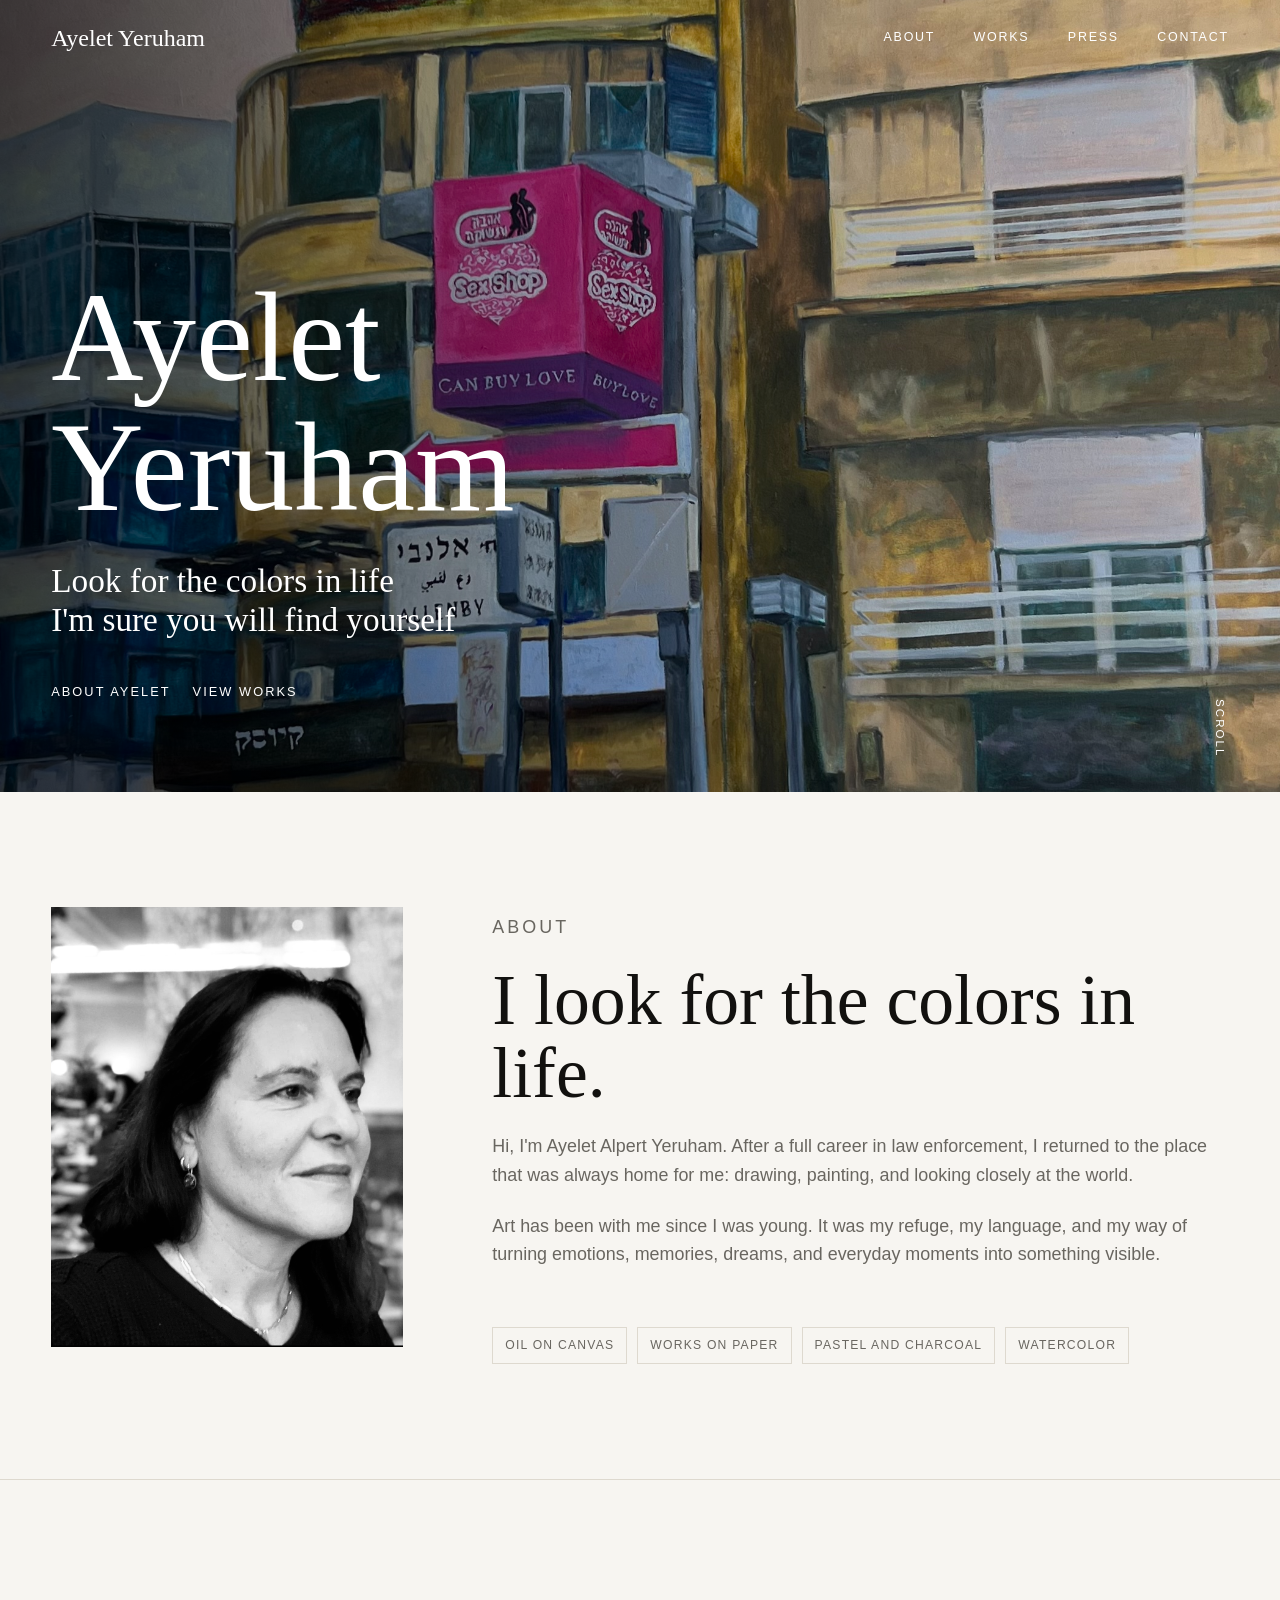
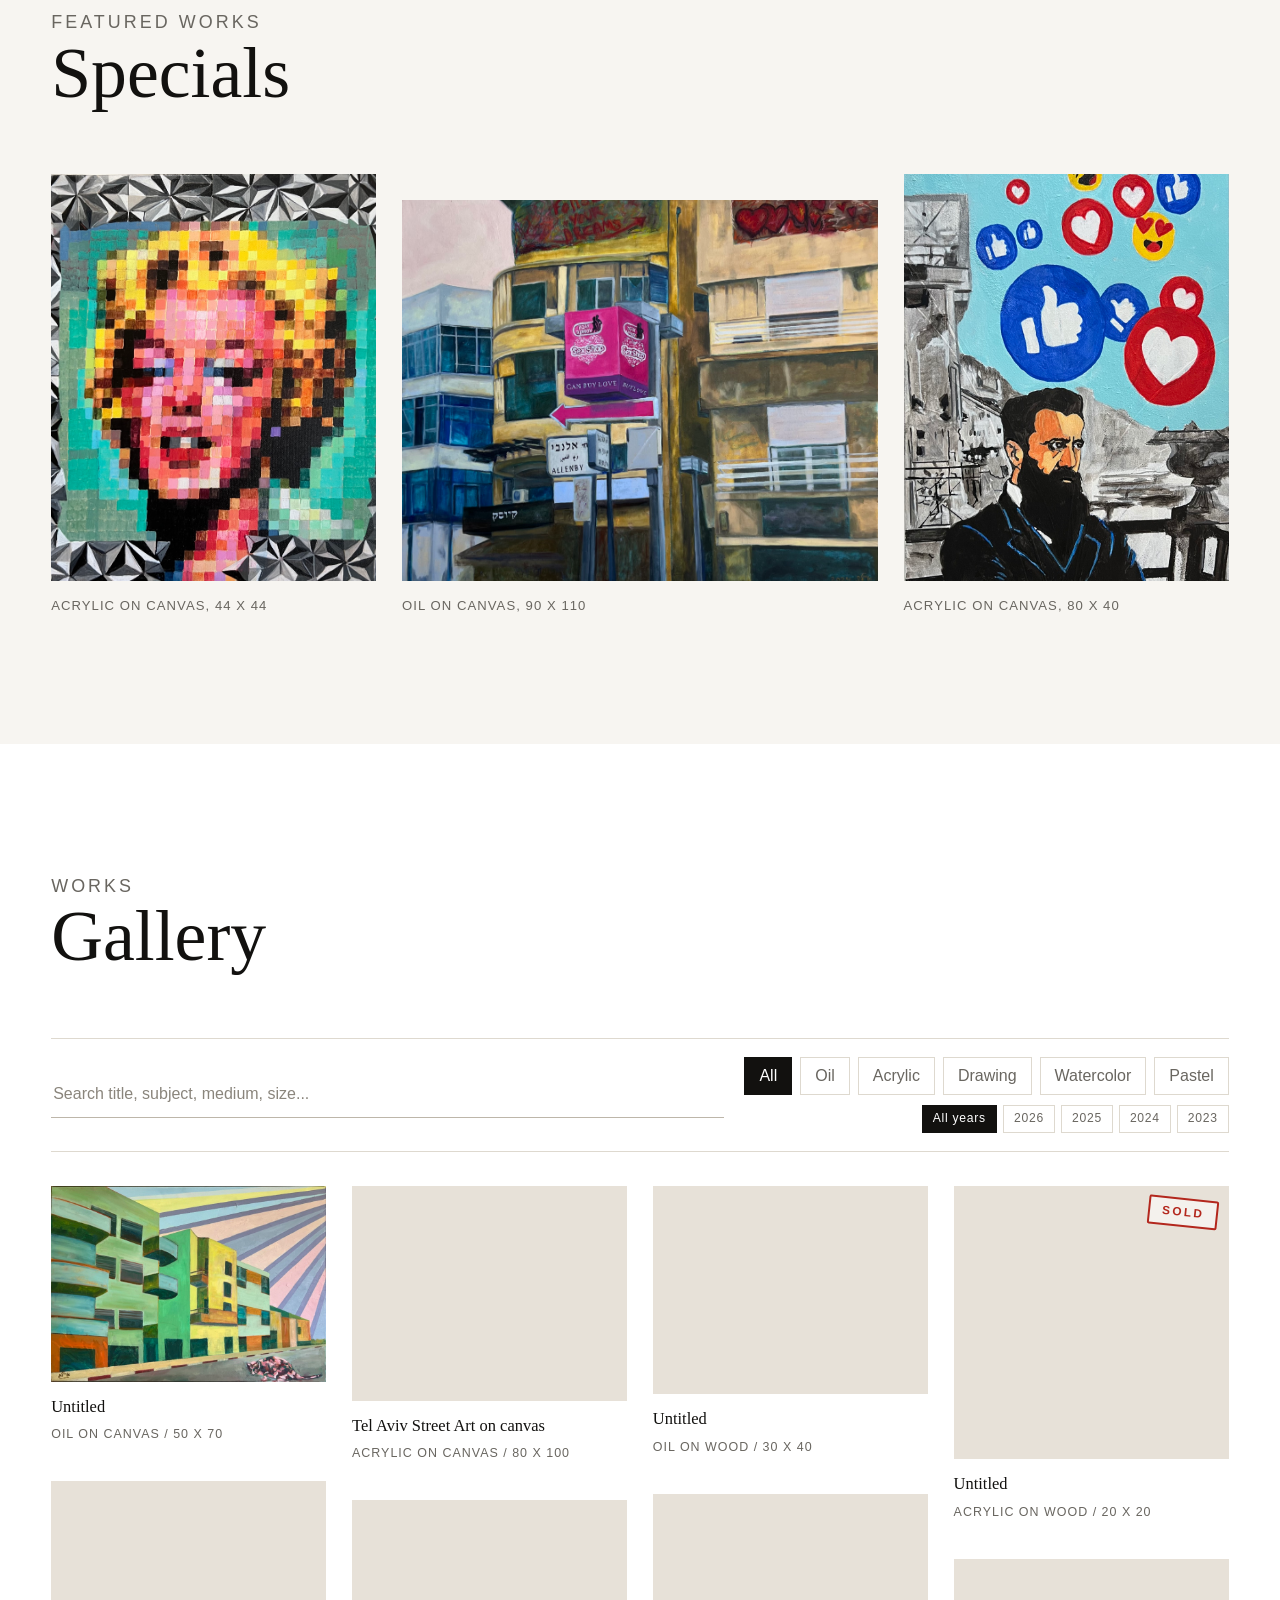
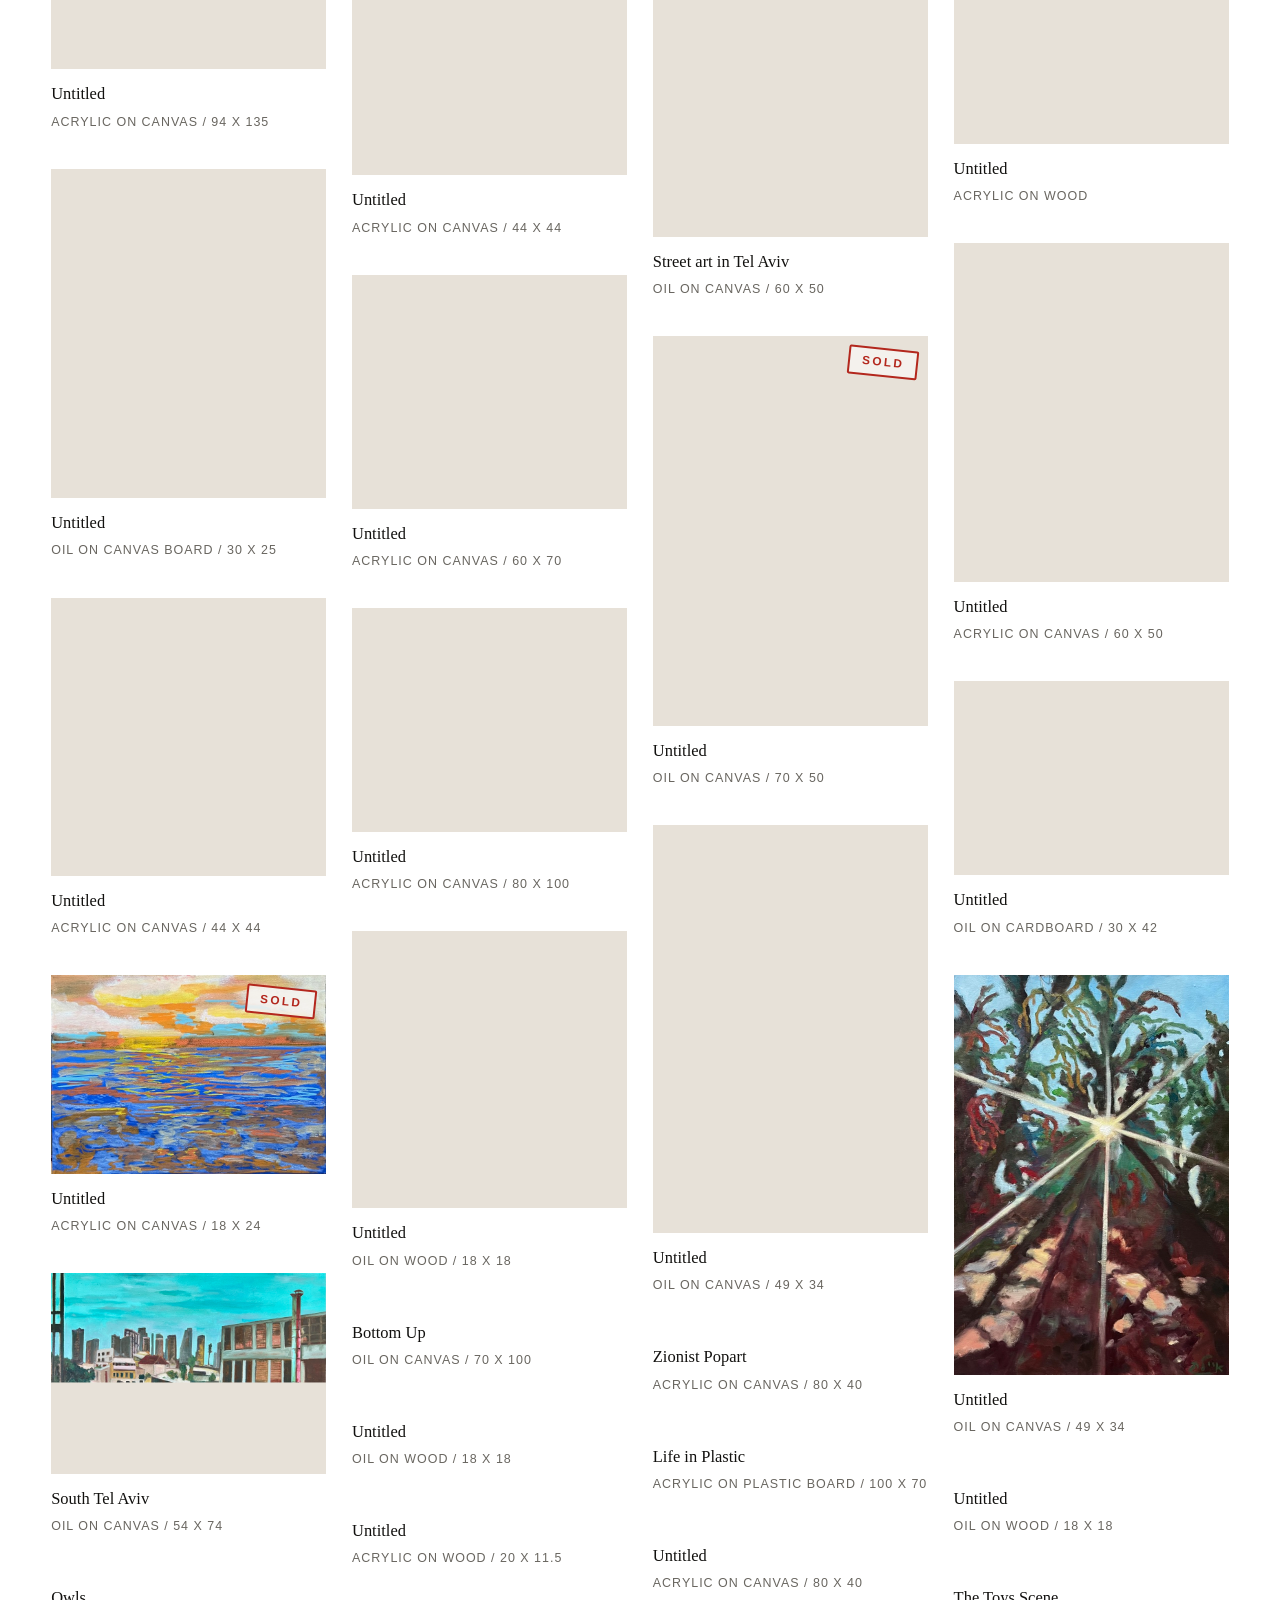
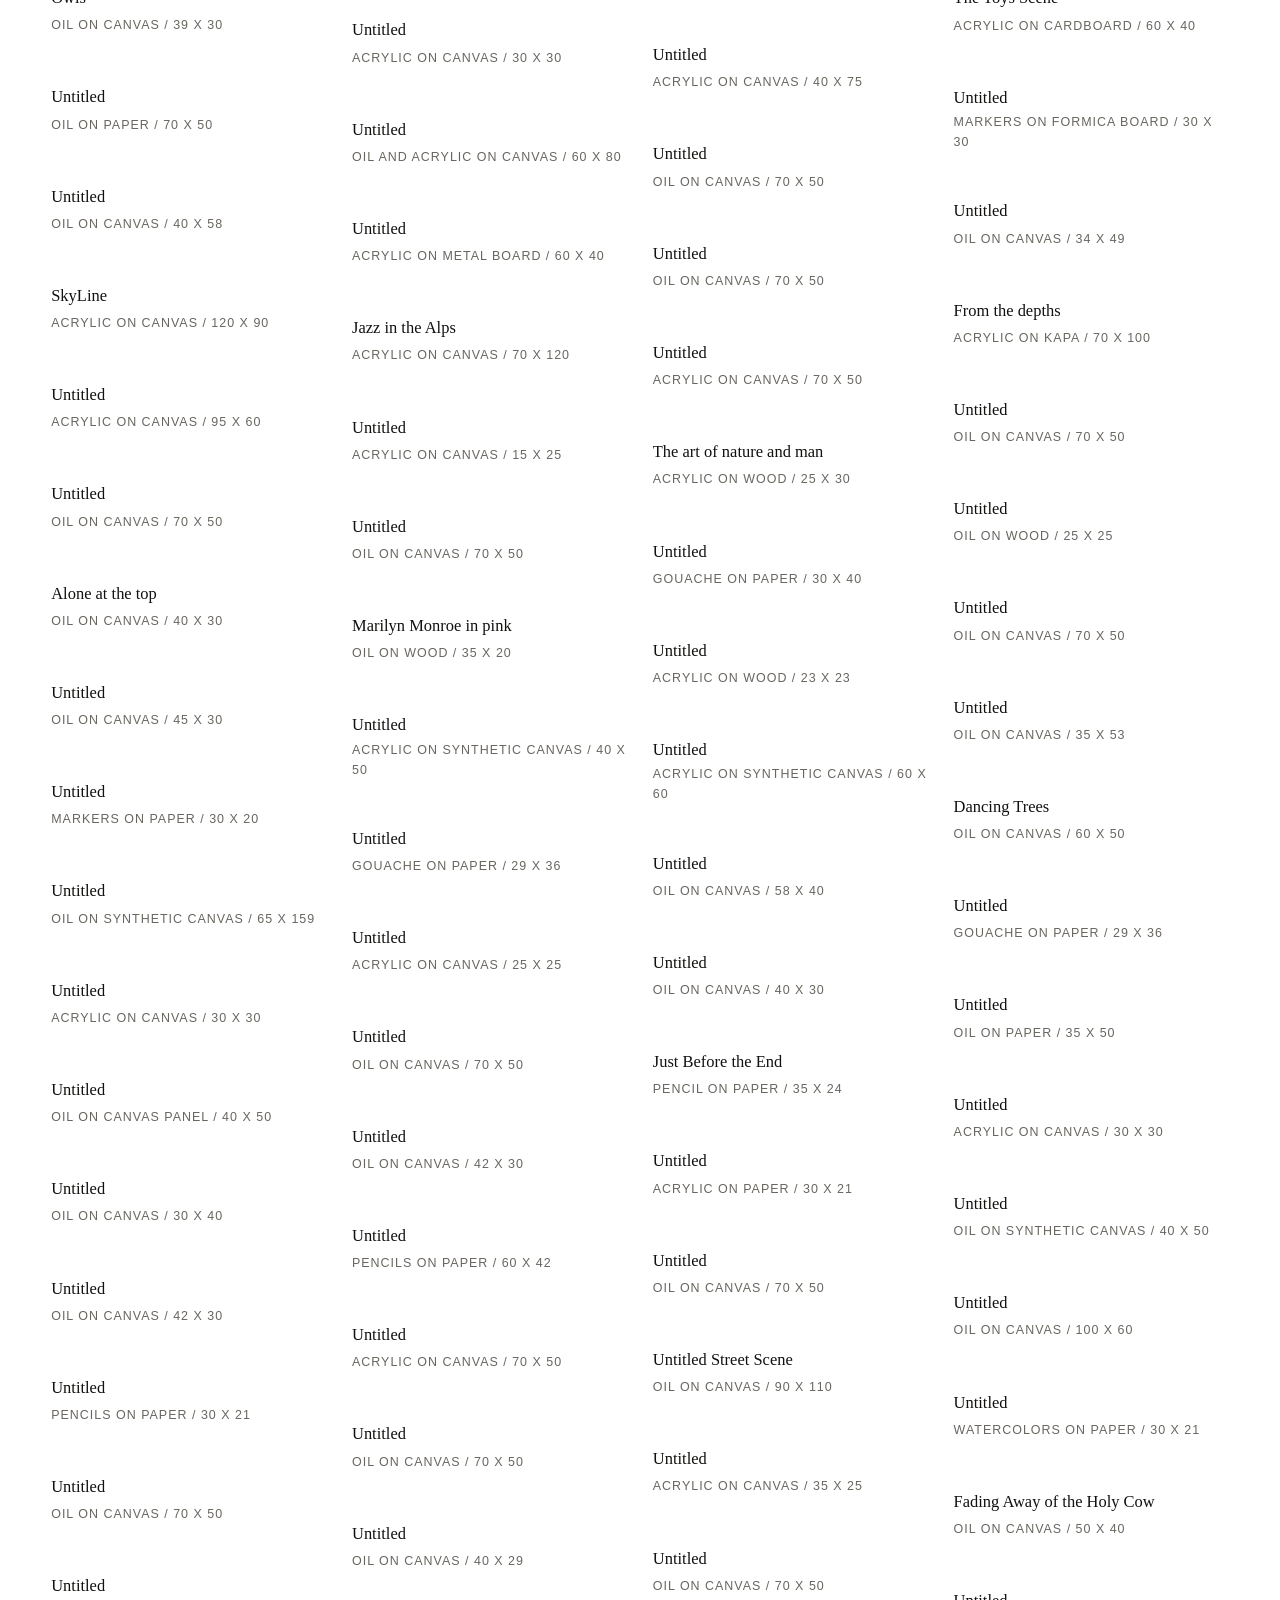
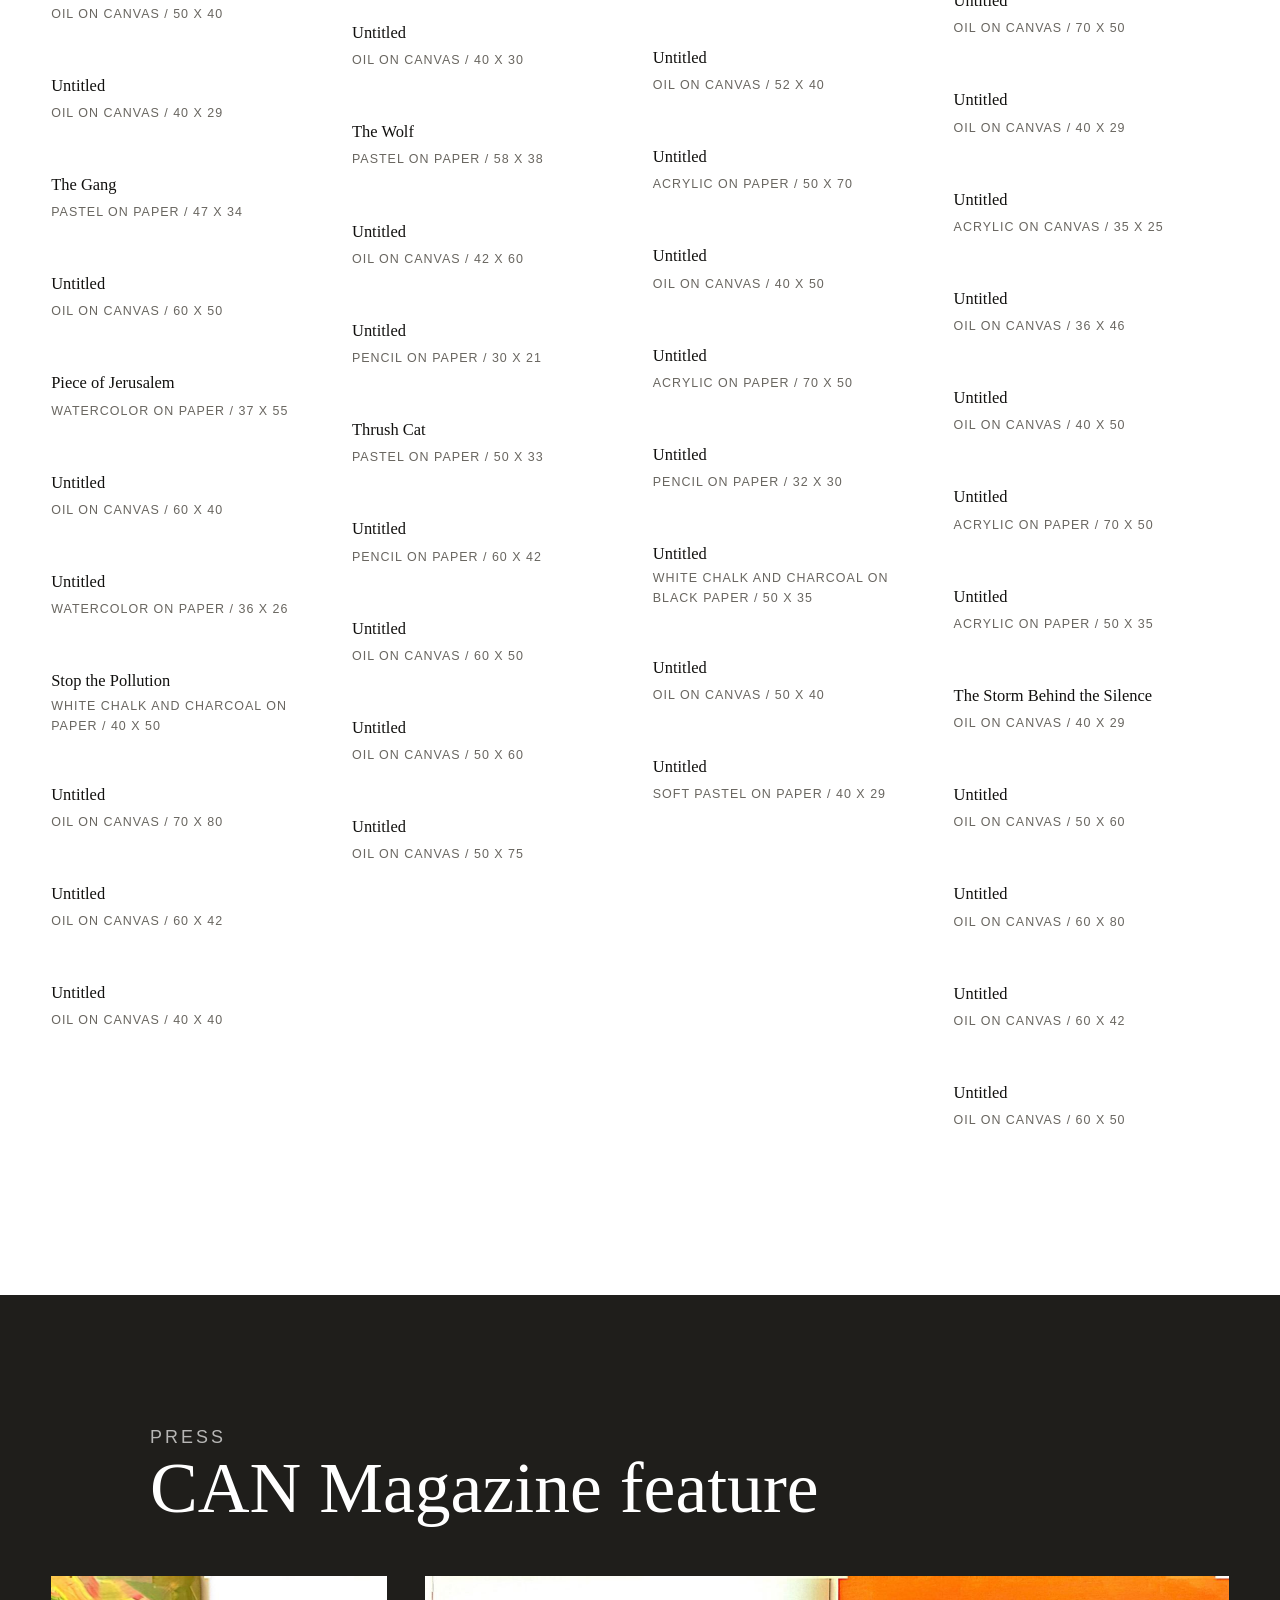
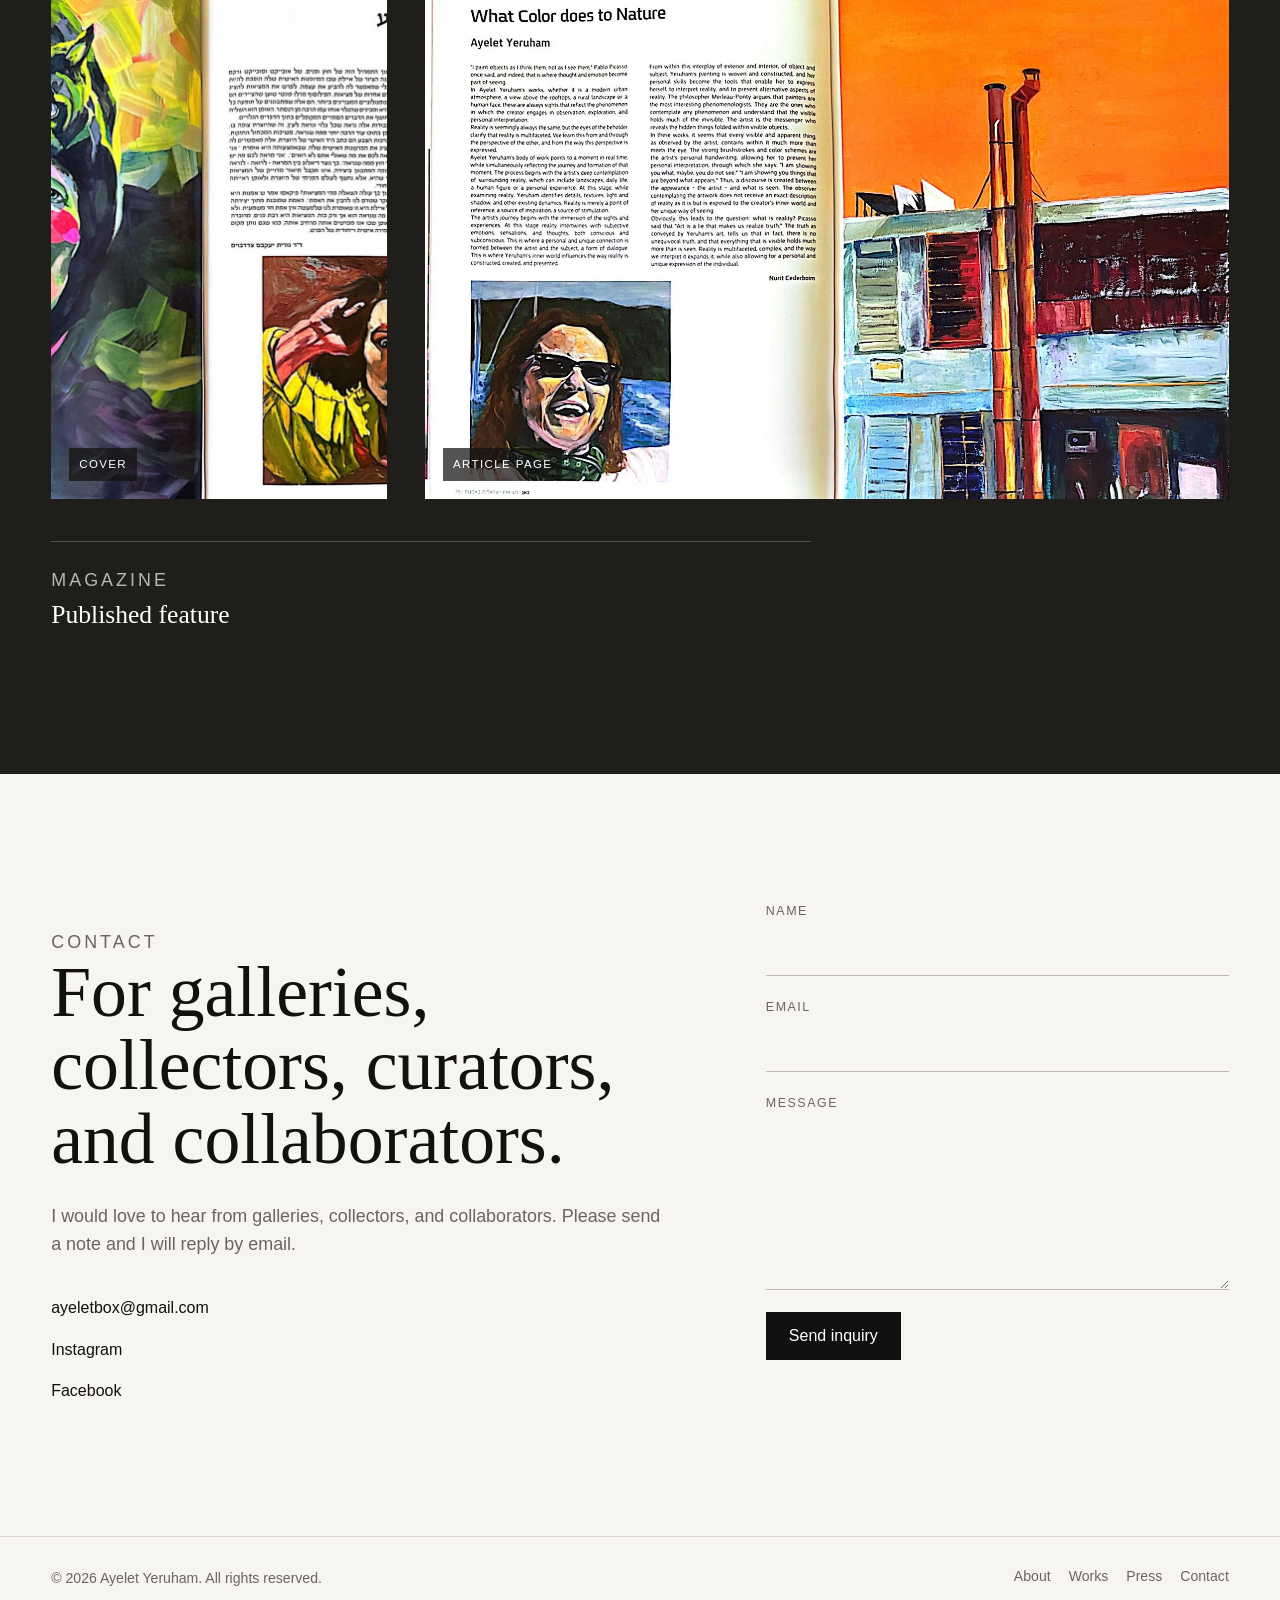
<file: index.html>
<!doctype html>
<html lang="en">
  <head>
    <meta charset="utf-8" />
    <meta name="viewport" content="width=device-width, initial-scale=1" />
    <title>Ayelet Yeruham Art</title>
    <meta
      name="description"
      content="The official portfolio of Ayelet Yeruham, a contemporary artist working across oil, acrylic, pastel, watercolor, charcoal, and pencil."
    />
    <meta name="author" content="Ayelet Yeruham" />
    <meta name="robots" content="index, follow" />
    <link rel="canonical" href="https://ayeletyeruham.com/" />

    <meta property="og:type" content="website" />
    <meta property="og:title" content="Ayelet Yeruham Art" />
    <meta
      property="og:description"
      content="A refined online gallery for Ayelet Yeruham's contemporary paintings and works on paper."
    />
    <meta property="og:url" content="https://ayeletyeruham.com/" />
    <meta property="og:image" content="https://ayeletyeruham.com/images/image105.jpeg" />
    <meta property="og:image:alt" content="Oil painting by Ayelet Yeruham showing a city street scene." />

    <meta name="twitter:card" content="summary_large_image" />
    <meta name="twitter:title" content="Ayelet Yeruham Art" />
    <meta
      name="twitter:description"
      content="Explore selected paintings, works on paper, press features, and contact details."
    />
    <meta name="twitter:image" content="https://ayeletyeruham.com/images/image105.jpeg" />

    <link rel="shortcut icon" href="/favicon.ico" />
    <link rel="icon" href="/favicon.png" sizes="48x48" type="image/png" />
    <link rel="icon" href="images/favicon-48x48.png" sizes="48x48" type="image/png" />
    <link rel="icon" href="images/favicon-32x32.png" sizes="32x32" type="image/png" />
    <link rel="icon" href="images/favicon-16x16.png" sizes="16x16" type="image/png" />
    <link rel="apple-touch-icon" href="images/apple-touch-icon.png" />
    <link rel="manifest" href="site.webmanifest" />
    <link rel="stylesheet" href="assets/css/main.css" />
    <script type="application/ld+json">
      {
        "@context": "https://schema.org",
        "@type": "VisualArtist",
        "name": "Ayelet Yeruham",
        "url": "https://ayeletyeruham.com/",
        "image": "https://ayeletyeruham.com/images/20.jpg",
        "sameAs": [
          "https://www.facebook.com/ayelet.yeruham",
          "https://www.instagram.com/ayeletyeruham/"
        ],
        "email": "mailto:ayeletbox@gmail.com",
        "knowsAbout": [
          "Oil painting",
          "Acrylic painting",
          "Pastel drawing",
          "Watercolor",
          "Contemporary art"
        ]
      }
    </script>
  </head>
  <body>
    <a class="skip-link" href="#main">Skip to content</a>

    <header class="site-header" data-header>
      <a class="brand" href="#home" aria-label="Ayelet Yeruham home">
        <span class="brand__name">Ayelet Yeruham</span>
      </a>
      <button class="nav-toggle" type="button" aria-controls="site-nav" aria-expanded="false">
        <span></span>
        <span></span>
        <span class="sr-only">Open navigation</span>
      </button>
      <nav class="site-nav" id="site-nav" aria-label="Primary navigation">
        <a href="#about">About</a>
        <a href="#works">Works</a>
        <a href="#press">Press</a>
        <a href="#contact">Contact</a>
      </nav>
    </header>

    <main id="main">
      <section class="hero" id="home" aria-labelledby="hero-title">
        <div class="hero__media" aria-hidden="true">
          <img src="images/image105.jpeg" alt="" fetchpriority="high" />
        </div>
        <div class="hero__copy">
          <h1 id="hero-title">Ayelet Yeruham</h1>
          <p>
            Look for the colors in life<br />
            I'm sure you will find yourself
          </p>
          <div class="hero__actions" aria-label="Hero links">
            <a class="text-link" href="#about">About Ayelet</a>
            <a class="text-link" href="#works">View works</a>
          </div>
        </div>
        <a class="scroll-cue" href="#about" aria-label="Scroll to about">Scroll</a>
      </section>

      <section class="intro-panel about-story" id="about" aria-labelledby="about-title">
        <div class="about-story__portrait">
          <img src="images/20.jpg" alt="Portrait of artist Ayelet Alpert Yeruham" loading="lazy" />
        </div>
        <div class="intro-panel__copy about-story__copy">
          <p class="section-kicker">About</p>
          <h2 id="about-title">I look for the colors in life.</h2>
          <p>
            Hi, I'm Ayelet Alpert Yeruham. After a full career in law enforcement,
            I returned to the place that was always home for me: drawing, painting,
            and looking closely at the world.
          </p>
          <p>
            Art has been with me since I was young. It was my refuge, my language,
            and my way of turning emotions, memories, dreams, and everyday moments
            into something visible.
          </p>
          <div class="bio-notes" aria-label="Practice notes">
            <span>Oil on canvas</span>
            <span>Works on paper</span>
            <span>Pastel and charcoal</span>
            <span>Watercolor</span>
          </div>
        </div>
      </section>

      <section class="featured" aria-labelledby="featured-title">
        <div class="section-heading">
          <p class="section-kicker">Featured works</p>
          <h2 id="featured-title">Specials</h2>
        </div>
        <div class="featured-grid">
          <button class="feature-tile" type="button" data-open-art-src="images/art/235.jpg">
            <img src="images/art/235.jpg" alt="Acrylic mosaic-style portrait of a blonde woman framed by geometric black-and-white triangles" />
            <span>Acrylic on canvas, 44 x 44</span>
          </button>
          <button class="feature-tile feature-tile--wide" type="button" data-open-art-src="images/image105.jpeg">
            <img src="images/image105.jpeg" alt="Oil on canvas city street scene by Ayelet Yeruham" />
            <span>Oil on canvas, 90 x 110</span>
          </button>
          <button class="feature-tile" type="button" data-open-art-src="images/art/282.jpg">
            <img src="images/art/282.jpg" alt="Acrylic painting of Theodor Herzl beneath floating social media like and heart icons" />
            <span>Acrylic on canvas, 80 x 40</span>
          </button>
        </div>
      </section>

      <section class="works" id="works" aria-labelledby="works-title">
        <div class="section-heading section-heading--split">
          <div>
            <p class="section-kicker">Works</p>
            <h2 id="works-title">Gallery</h2>
          </div>
        </div>

        <div class="toolbar" aria-label="Gallery controls">
          <label class="search-field">
            <span class="sr-only">Search artworks</span>
            <input id="gallery-search" type="search" placeholder="Search title, subject, medium, size..." autocomplete="off" />
          </label>
          <div class="filter-stack">
            <div class="filters" id="gallery-filters" aria-label="Filter artworks"></div>
            <div class="filters filters--years" id="gallery-years" aria-label="Filter artworks by year"></div>
          </div>
        </div>

        <div class="gallery-grid" id="gallery-grid" aria-live="polite"></div>
        <p class="empty-state" id="empty-state" hidden>No works match this search.</p>
      </section>

      <section class="recognition" id="press" aria-labelledby="press-title">
        <div class="section-heading section-heading--press">
          <div>
            <p class="section-kicker">Press</p>
            <h2 id="press-title">CAN Magazine feature</h2>
          </div>
        </div>

        <div class="press-layout">
          <button class="press-image press-image--cover" type="button" data-open-press="images/73.jpeg" aria-label="Open CAN Magazine cover">
            <img src="images/73.jpeg" alt="CAN Magazine cover featuring Ayelet Yeruham" loading="lazy" />
            <span>Cover</span>
          </button>
          <button class="press-image press-image--spread" type="button" data-open-press="images/74.jpeg" aria-label="Open CAN Magazine page">
            <img src="images/74.jpeg" alt="CAN Magazine page featuring Ayelet Yeruham" loading="lazy" />
            <span>Article page</span>
          </button>
          <div class="archive-notes">
            <article>
              <p class="section-kicker">Magazine</p>
              <h3>Published feature</h3>
            </article>
          </div>
        </div>
      </section>

      <section class="contact" id="contact" aria-labelledby="contact-title">
        <div class="contact__intro">
          <p class="section-kicker">Contact</p>
          <h2 id="contact-title">For galleries, collectors, curators, and collaborators.</h2>
          <p>
            I would love to hear from galleries, collectors, and collaborators.
            Please send a note and I will reply by email.
          </p>
          <div class="contact-links">
            <a href="mailto:ayeletbox@gmail.com">ayeletbox@gmail.com</a>
            <a href="https://www.instagram.com/ayeletyeruham/" rel="noopener" target="_blank">Instagram</a>
            <a href="https://www.facebook.com/ayelet.yeruham" rel="noopener" target="_blank">Facebook</a>
          </div>
        </div>
        <form class="contact-form" action="https://formsubmit.co/ayeletbox@gmail.com" method="POST">
          <input type="hidden" name="_subject" value="New inquiry from Ayelet Yeruham Art" />
          <input type="hidden" name="_template" value="table" />
          <input type="hidden" name="_next" value="https://ayeletyeruham.com/thanks.html" />
          <input type="hidden" name="_url" value="https://ayeletyeruham.com/#contact" />
          <label>
            <span>Name</span>
            <input type="text" name="name" autocomplete="name" required />
          </label>
          <label>
            <span>Email</span>
            <input type="email" name="email" autocomplete="email" required />
          </label>
          <label>
            <span>Message</span>
            <textarea name="message" rows="6" required></textarea>
          </label>
          <input type="text" name="_honey" class="honeypot" tabindex="-1" autocomplete="off" aria-hidden="true" />
          <button class="submit-button" type="submit">Send inquiry</button>
        </form>
      </section>
    </main>

    <footer class="site-footer">
      <p>&copy; <span id="year"></span> Ayelet Yeruham. All rights reserved.</p>
      <nav aria-label="Footer navigation">
        <a href="#about">About</a>
        <a href="#works">Works</a>
        <a href="#press">Press</a>
        <a href="#contact">Contact</a>
      </nav>
    </footer>

    <div class="lightbox" id="lightbox" role="dialog" aria-modal="true" aria-label="Artwork viewer" hidden>
      <button class="lightbox__close" type="button" data-close-lightbox aria-label="Close viewer">Close</button>
      <button class="lightbox__nav lightbox__nav--prev" type="button" data-lightbox-prev aria-label="Previous artwork">Prev</button>
      <figure class="lightbox__figure">
        <img id="lightbox-image" alt="" />
        <figcaption>
          <span id="lightbox-title"></span>
          <span id="lightbox-meta"></span>
          <span id="lightbox-status" hidden></span>
        </figcaption>
      </figure>
      <button class="lightbox__nav lightbox__nav--next" type="button" data-lightbox-next aria-label="Next artwork">Next</button>
    </div>

    <script src="assets/js/artworks.js"></script>
    <script src="assets/js/main.js"></script>
  </body>
</html>
</file>
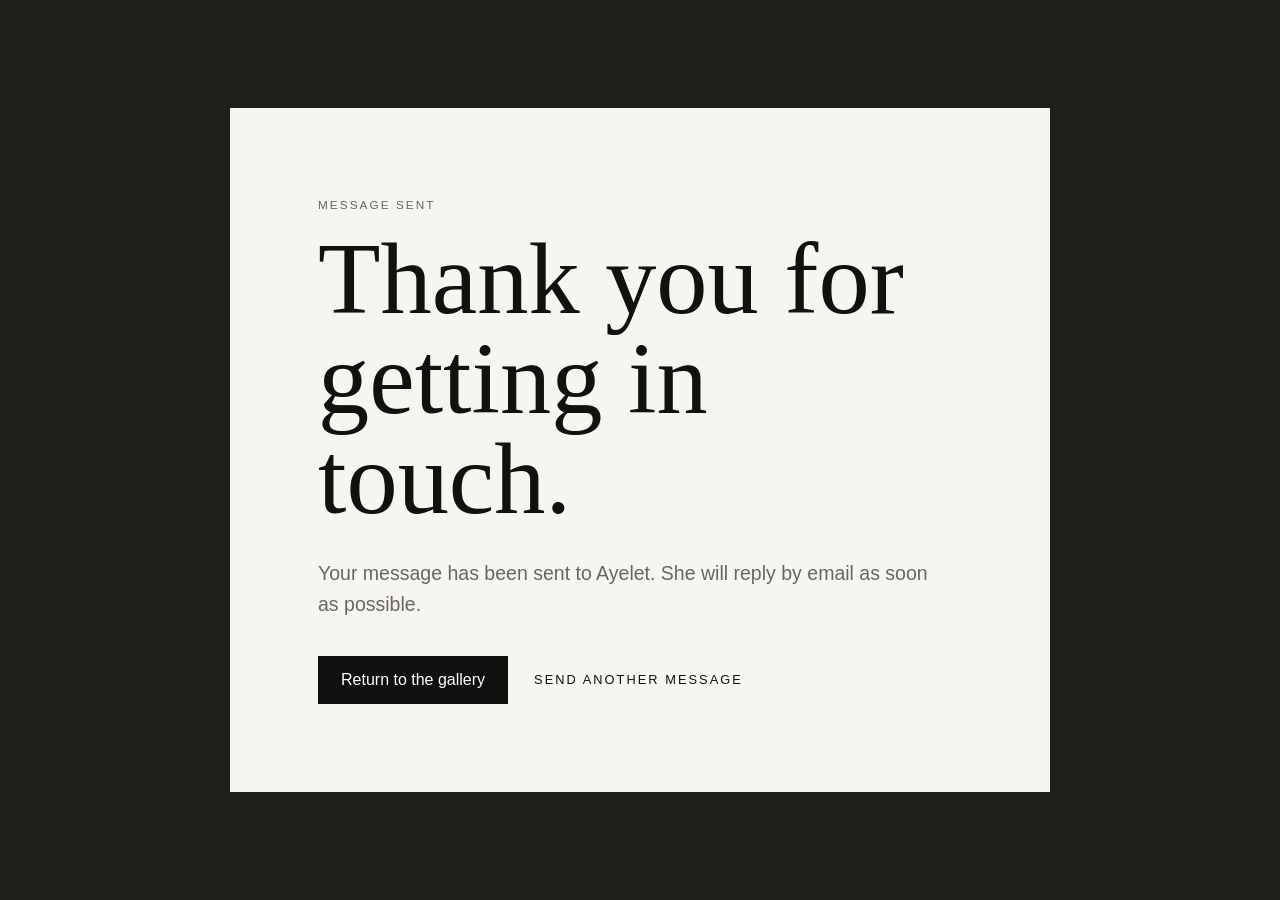
<file: thanks.html>
<!doctype html>
<html lang="en">
  <head>
    <meta charset="utf-8" />
    <meta name="viewport" content="width=device-width, initial-scale=1" />
    <meta name="robots" content="noindex" />
    <title>Thank you | Ayelet Yeruham Art</title>
    <link rel="shortcut icon" href="/favicon.ico" />
    <link rel="stylesheet" href="assets/css/main.css" />
  </head>
  <body class="thanks-page">
    <main class="thanks-card">
      <p class="section-kicker">Message sent</p>
      <h1>Thank you for getting in touch.</h1>
      <p>Your message has been sent to Ayelet. She will reply by email as soon as possible.</p>
      <div class="thanks-actions">
        <a class="submit-button" href="/#home">Return to the gallery</a>
        <a class="text-link" href="/#contact">Send another message</a>
      </div>
    </main>
  </body>
</html>
</file>
<file: assets/css/main.css>
:root {
  --bg: #f7f5f1;
  --surface: #ffffff;
  --ink: #12110f;
  --muted: #696660;
  --line: #ded9cf;
  --line-strong: #bdb6aa;
  --charcoal: #1f1e1b;
  --charcoal-soft: #35322d;
  --focus: #7a5a28;
  --max: 1520px;
  --gutter: clamp(20px, 4vw, 64px);
  --serif: Georgia, "Times New Roman", serif;
  --sans: "Helvetica Neue", Arial, sans-serif;
}

* {
  box-sizing: border-box;
}

html {
  scroll-behavior: smooth;
}

body {
  margin: 0;
  background: var(--bg);
  color: var(--ink);
  font-family: var(--sans);
  font-size: 16px;
  line-height: 1.6;
  text-rendering: optimizeLegibility;
  -webkit-font-smoothing: antialiased;
}

body.lightbox-open,
body.nav-open {
  overflow: hidden;
}

img {
  display: block;
  max-width: 100%;
}

a {
  color: inherit;
  text-decoration: none;
}

button,
input,
textarea {
  font: inherit;
}

button {
  color: inherit;
}

button,
a,
input,
textarea {
  -webkit-tap-highlight-color: transparent;
}

:focus-visible {
  outline: 2px solid var(--focus);
  outline-offset: 4px;
}

.sr-only,
.skip-link:not(:focus) {
  position: absolute;
  width: 1px;
  height: 1px;
  padding: 0;
  margin: -1px;
  overflow: hidden;
  clip: rect(0, 0, 0, 0);
  white-space: nowrap;
  border: 0;
}

.skip-link:focus {
  position: fixed;
  top: 18px;
  left: 18px;
  z-index: 200;
  padding: 10px 14px;
  background: var(--ink);
  color: var(--surface);
}

.site-header {
  position: fixed;
  top: 0;
  left: 0;
  z-index: 100;
  width: 100%;
  display: flex;
  align-items: center;
  justify-content: space-between;
  gap: 24px;
  padding: calc(18px + env(safe-area-inset-top, 0px)) max(var(--gutter), env(safe-area-inset-right, 0px)) 18px max(var(--gutter), env(safe-area-inset-left, 0px));
  color: var(--surface);
  transition: background 260ms ease, color 260ms ease, border-color 260ms ease;
}

.site-header.is-scrolled,
.nav-open .site-header {
  background: rgba(247, 245, 241, 0.94);
  color: var(--ink);
  border-bottom: 1px solid rgba(18, 17, 15, 0.08);
  backdrop-filter: blur(18px);
}

.brand {
  display: inline-flex;
  align-items: center;
}

.brand__name {
  font-family: var(--serif);
  font-size: clamp(1.05rem, 2vw, 1.5rem);
}

.site-nav {
  display: flex;
  align-items: center;
  gap: clamp(18px, 3vw, 42px);
  font-size: 0.78rem;
  letter-spacing: 0.14em;
  text-transform: uppercase;
}

.site-nav a {
  position: relative;
  padding: 10px 0;
}

.site-nav a::after,
.text-link::after,
.contact-links a::after,
.site-footer a::after {
  position: absolute;
  left: 0;
  bottom: 3px;
  width: 100%;
  height: 1px;
  background: currentColor;
  content: "";
  transform: scaleX(0);
  transform-origin: right;
  transition: transform 220ms ease;
}

.site-nav a:hover::after,
.text-link:hover::after,
.contact-links a:hover::after,
.site-footer a:hover::after {
  transform: scaleX(1);
  transform-origin: left;
}

.nav-toggle {
  display: none;
  width: 44px;
  height: 44px;
  padding: 0;
  border: 1px solid currentColor;
  background: transparent;
  cursor: pointer;
}

.nav-toggle span:not(.sr-only) {
  display: block;
  width: 18px;
  height: 1px;
  margin: 6px auto;
  background: currentColor;
  transition: transform 220ms ease, opacity 220ms ease;
}

.nav-open .nav-toggle span:first-child {
  transform: translateY(3.5px) rotate(45deg);
}

.nav-open .nav-toggle span:nth-child(2) {
  transform: translateY(-3.5px) rotate(-45deg);
}

.hero {
  position: relative;
  min-height: 88svh;
  display: grid;
  align-items: end;
  padding: 130px var(--gutter) 82px;
  color: var(--surface);
  overflow: hidden;
}

.hero::after {
  position: absolute;
  inset: 0;
  background: linear-gradient(
    90deg,
    rgba(0, 0, 0, 0.72) 0%,
    rgba(0, 0, 0, 0.34) 44%,
    rgba(0, 0, 0, 0.12) 100%
  );
  content: "";
}

.hero__media {
  position: absolute;
  inset: 0;
  background: var(--charcoal);
}

.hero__media img {
  width: 100%;
  height: 100%;
  object-fit: cover;
  object-position: center;
  transform: scale(1.02);
}

.hero__copy {
  position: relative;
  z-index: 1;
  max-width: 840px;
}

.eyebrow,
.section-kicker {
  margin: 0 0 14px;
  color: currentColor;
  font-size: 0.74rem;
  letter-spacing: 0.17em;
  text-transform: uppercase;
}

.section-kicker {
  color: var(--muted);
}

.hero h1,
.intro-panel h2,
.section-heading h2,
.about h2,
.contact h2 {
  margin: 0;
  font-family: var(--serif);
  font-weight: 400;
  line-height: 1.02;
}

.hero h1 {
  max-width: 10ch;
  font-size: clamp(4rem, 10vw, 9.5rem);
}

.hero p:not(.eyebrow) {
  max-width: 670px;
  margin: 28px 0 0;
  font-family: var(--serif);
  font-size: clamp(1.45rem, 2.6vw, 2.7rem);
  line-height: 1.18;
}

.hero__actions {
  display: flex;
  flex-wrap: wrap;
  gap: 22px;
  margin-top: 34px;
}

.text-link {
  position: relative;
  display: inline-flex;
  padding: 8px 0;
  font-size: 0.8rem;
  letter-spacing: 0.16em;
  text-transform: uppercase;
}

.scroll-cue {
  position: absolute;
  right: var(--gutter);
  bottom: 34px;
  z-index: 1;
  font-size: 0.72rem;
  letter-spacing: 0.18em;
  text-transform: uppercase;
  writing-mode: vertical-rl;
}

.intro-panel,
.featured,
.works,
.recognition,
.contact,
.site-footer {
  width: min(100%, var(--max));
  margin: 0 auto;
  padding-right: var(--gutter);
  padding-left: var(--gutter);
}

.intro-panel {
  display: grid;
  grid-template-columns: minmax(260px, 0.42fr) minmax(0, 0.88fr);
  gap: clamp(32px, 7vw, 112px);
  padding-top: clamp(64px, 9vw, 132px);
  padding-bottom: clamp(64px, 9vw, 132px);
  border-bottom: 1px solid var(--line);
}

.about-story {
  align-items: start;
}

.about-story__portrait img {
  width: 100%;
  aspect-ratio: 4 / 5;
  object-fit: cover;
  object-position: center top;
}

.intro-panel h2,
.section-heading h2,
.about h2,
.contact h2 {
  max-width: 820px;
  font-size: clamp(2.4rem, 5.6vw, 6.6rem);
}

.intro-panel__copy p,
.section-heading p,
.about__copy p,
.contact__intro p,
.archive-notes p {
  margin: 0;
  color: var(--muted);
  font-size: clamp(1rem, 1.4vw, 1.22rem);
}

.intro-panel__copy {
  display: grid;
  gap: 22px;
  padding-top: 0.38em;
}

.about-story__copy {
  max-width: 870px;
}

.about-story__copy .section-kicker {
  margin-bottom: 0;
}

.featured,
.works,
.recognition,
.contact {
  padding-top: clamp(76px, 10vw, 150px);
  padding-bottom: clamp(76px, 10vw, 150px);
}

.section-heading {
  margin-bottom: clamp(32px, 5vw, 72px);
}

.section-heading--split {
  display: grid;
  grid-template-columns: minmax(0, 0.9fr) minmax(280px, 0.62fr);
  gap: clamp(28px, 7vw, 112px);
  align-items: end;
}

.section-heading--press {
  max-width: 980px;
  margin-bottom: clamp(28px, 4vw, 54px);
}

.featured-grid {
  display: grid;
  grid-template-columns: 0.82fr 1.2fr 0.82fr;
  gap: clamp(16px, 2vw, 28px);
  align-items: end;
}

.feature-tile,
.press-image,
.art-card {
  display: grid;
  width: 100%;
  padding: 0;
  border: 0;
  background: transparent;
  text-align: left;
  cursor: pointer;
}

.feature-tile {
  gap: 14px;
}

.feature-tile img {
  width: 100%;
  aspect-ratio: 4 / 5;
  object-fit: cover;
  transition: transform 700ms ease, filter 700ms ease;
}

.feature-tile--wide img {
  aspect-ratio: 1.25 / 1;
}

.feature-tile span {
  color: var(--muted);
  font-size: 0.82rem;
  letter-spacing: 0.08em;
  text-transform: uppercase;
}

.feature-tile:hover img {
  filter: saturate(1.06);
  transform: translateY(-4px);
}

.works {
  max-width: none;
  background: var(--surface);
}

.works > * {
  width: min(100%, var(--max));
  margin-right: auto;
  margin-left: auto;
}

.toolbar {
  display: flex;
  align-items: center;
  justify-content: space-between;
  gap: 20px;
  margin-bottom: 34px;
  border-top: 1px solid var(--line);
  border-bottom: 1px solid var(--line);
  padding: 18px 0;
}

.search-field {
  flex: 1 1 280px;
}

.search-field input {
  width: 100%;
  min-height: 46px;
  border: 0;
  border-bottom: 1px solid var(--line-strong);
  background: transparent;
  border-radius: 0;
  color: var(--ink);
  font-size: 1rem;
}

.search-field input::placeholder {
  color: #8a857c;
}

.filters {
  display: flex;
  flex-wrap: wrap;
  justify-content: flex-end;
  gap: 8px;
}

.filters button {
  min-height: 38px;
  padding: 0 14px;
  border: 1px solid var(--line);
  background: transparent;
  color: var(--muted);
  cursor: pointer;
}

.filters button.is-active,
.filters button:hover {
  border-color: var(--ink);
  background: var(--ink);
  color: var(--surface);
}

.filter-stack {
  display: grid;
  gap: 10px;
  justify-items: end;
}

.filters--years {
  gap: 6px;
}

.filters--years button {
  min-height: 28px;
  padding: 0 10px;
  font-size: 0.76rem;
  letter-spacing: 0.06em;
}

.gallery-grid {
  display: grid;
  grid-template-columns: repeat(4, 1fr);
  gap: 0 clamp(18px, 2vw, 30px);
  align-items: start;
}

.gallery-grid__col {
  min-width: 0;
}

.art-card {
  gap: 12px;
  margin-bottom: clamp(22px, 2.6vw, 38px);
}

.art-card__image {
  position: relative;
  display: block;
  width: 100%;
  background: #e7e1d8;
  overflow: hidden;
}

.art-badge {
  position: absolute;
  top: 12px;
  right: 10px;
  z-index: 2;
  padding: 3px 12px;
  border: 2px solid currentColor;
  border-radius: 2px;
  background: rgba(247, 245, 241, 0.85);
  font-family: var(--sans);
  font-size: 0.74rem;
  font-weight: 700;
  letter-spacing: 0.2em;
  text-transform: uppercase;
  transform: rotate(6deg);
  pointer-events: none;
}

.art-badge--sold {
  color: #b3271d;
}

.art-badge--nfs {
  color: #2a5aa4;
  padding: 2px 9px;
  border-width: 1.5px;
  font-size: 0.6rem;
  letter-spacing: 0.14em;
  transform: rotate(-5deg);
}

.art-card__image img {
  width: 100%;
  height: auto;
  object-fit: contain;
  transition: transform 650ms ease, filter 650ms ease;
}

.art-card:hover img {
  filter: saturate(1.08);
  transform: scale(1.035);
}

.art-card__caption {
  display: grid;
  gap: 2px;
  min-height: 54px;
}

.art-card__caption strong {
  font-family: var(--serif);
  font-size: 1.03rem;
  font-weight: 400;
}

.art-card__caption span {
  color: var(--muted);
  font-size: 0.78rem;
  letter-spacing: 0.08em;
  text-transform: uppercase;
}

.empty-state {
  margin: 30px 0 0;
  color: var(--muted);
}

.about {
  display: grid;
  grid-template-columns: minmax(280px, 0.52fr) minmax(0, 0.78fr);
  gap: clamp(34px, 8vw, 128px);
  align-items: center;
  padding-top: clamp(84px, 10vw, 160px);
  padding-bottom: clamp(84px, 10vw, 160px);
}

.about__image img {
  width: 100%;
  aspect-ratio: 4 / 5;
  object-fit: cover;
  object-position: center top;
}

.about__copy p {
  max-width: 730px;
  margin-top: 24px;
}

.bio-notes {
  display: flex;
  flex-wrap: wrap;
  gap: 10px;
  margin-top: 36px;
}

.bio-notes span {
  border: 1px solid var(--line);
  padding: 8px 12px;
  color: var(--muted);
  font-size: 0.76rem;
  letter-spacing: 0.1em;
  text-transform: uppercase;
}

.recognition {
  max-width: none;
  background: var(--charcoal);
  color: var(--surface);
}

.recognition > * {
  width: min(100%, var(--max));
  margin-right: auto;
  margin-left: auto;
}

.recognition .section-kicker,
.recognition .section-heading p,
.recognition .archive-notes p {
  color: rgba(255, 255, 255, 0.68);
}

.press-layout {
  display: grid;
  grid-template-columns: minmax(220px, 0.48fr) minmax(420px, 1.15fr);
  gap: clamp(18px, 3vw, 44px);
  align-items: stretch;
}

.press-image {
  position: relative;
  background: var(--charcoal-soft);
  overflow: hidden;
}

.press-image img {
  width: 100%;
  height: 100%;
  min-height: 520px;
  object-fit: cover;
  transition: transform 650ms ease, filter 650ms ease;
}

.press-image--cover img {
  aspect-ratio: 1600 / 1050;
  object-position: center;
}

.press-image--spread {
  grid-column: 2 / 3;
}

.press-image--spread img {
  aspect-ratio: 1600 / 1040;
  object-fit: contain;
  background: #f3f0e9;
}

.press-image span {
  position: absolute;
  left: 18px;
  bottom: 18px;
  padding: 7px 10px;
  background: rgba(18, 17, 15, 0.72);
  color: var(--surface);
  font-size: 0.72rem;
  letter-spacing: 0.12em;
  text-transform: uppercase;
}

.press-image:hover img {
  filter: brightness(1.05);
  transform: scale(1.025);
}

.archive-notes {
  grid-column: 1 / -1;
  max-width: 760px;
  display: grid;
  gap: 28px;
  margin-top: 4px;
}

.archive-notes article {
  border-top: 1px solid rgba(255, 255, 255, 0.24);
  padding-top: 24px;
}

.archive-notes h3 {
  margin: 0 0 10px;
  font-family: var(--serif);
  font-size: clamp(1.55rem, 2vw, 2.1rem);
  font-weight: 400;
}

.contact {
  display: grid;
  grid-template-columns: minmax(0, 0.82fr) minmax(320px, 0.62fr);
  gap: clamp(34px, 8vw, 120px);
  align-items: start;
}

.contact__intro p {
  max-width: 640px;
  margin-top: 26px;
}

.contact-links {
  display: grid;
  gap: 12px;
  margin-top: 36px;
  width: fit-content;
}

.contact-links a,
.site-footer a {
  position: relative;
  width: fit-content;
  padding-bottom: 4px;
}

.contact-links a {
  overflow-wrap: anywhere;
}

.contact-form {
  display: grid;
  gap: 22px;
}

.contact-form label {
  display: grid;
  gap: 8px;
  color: var(--muted);
  font-size: 0.78rem;
  letter-spacing: 0.12em;
  text-transform: uppercase;
}

.contact-form input,
.contact-form textarea {
  width: 100%;
  border: 0;
  border-bottom: 1px solid var(--line-strong);
  border-radius: 0;
  background: transparent;
  color: var(--ink);
  font-size: 1rem;
  letter-spacing: 0;
  text-transform: none;
}

.contact-form input {
  min-height: 46px;
}

.contact-form textarea {
  resize: vertical;
  min-height: 142px;
  padding-top: 12px;
}

.honeypot {
  position: absolute;
  left: -100vw;
}

.submit-button {
  display: inline-flex;
  align-items: center;
  justify-content: center;
  justify-self: start;
  min-height: 48px;
  padding: 0 22px;
  border: 1px solid var(--ink);
  background: var(--ink);
  color: var(--surface);
  cursor: pointer;
  transition: background 180ms ease, color 180ms ease;
}

.submit-button:hover {
  background: transparent;
  color: var(--ink);
}

.thanks-page {
  min-height: 100svh;
  display: grid;
  place-items: center;
  padding: max(32px, env(safe-area-inset-top, 0px)) max(var(--gutter), env(safe-area-inset-right, 0px)) max(32px, env(safe-area-inset-bottom, 0px)) max(var(--gutter), env(safe-area-inset-left, 0px));
  background: var(--charcoal);
}

.thanks-card {
  width: min(100%, 820px);
  padding: clamp(34px, 7vw, 88px);
  background: var(--bg);
  color: var(--ink);
}

.thanks-card h1 {
  max-width: 12ch;
  margin: 0;
  font-family: var(--serif);
  font-size: clamp(2.8rem, 8vw, 6.5rem);
  font-weight: 400;
  line-height: 0.98;
}

.thanks-card > p:not(.section-kicker) {
  max-width: 620px;
  margin: 28px 0 0;
  color: var(--muted);
  font-size: clamp(1rem, 1.7vw, 1.22rem);
}

.thanks-actions {
  display: flex;
  flex-wrap: wrap;
  align-items: center;
  gap: 18px 26px;
  margin-top: 36px;
}

.site-footer {
  display: flex;
  align-items: center;
  justify-content: space-between;
  gap: 24px;
  border-top: 1px solid var(--line);
  padding-top: 28px;
  padding-bottom: 32px;
  color: var(--muted);
  font-size: 0.88rem;
}

.site-footer p {
  margin: 0;
}

.site-footer nav {
  display: flex;
  flex-wrap: wrap;
  gap: 18px;
}

.lightbox {
  position: fixed;
  inset: 0;
  z-index: 300;
  display: grid;
  grid-template-columns: minmax(72px, 0.16fr) minmax(0, 1fr) minmax(72px, 0.16fr);
  align-items: center;
  gap: 20px;
  padding: 76px var(--gutter) 34px;
  background: rgba(10, 10, 9, 0.94);
  color: var(--surface);
}

.lightbox[hidden] {
  display: none;
}

.lightbox__figure {
  grid-column: 2;
  display: grid;
  gap: 18px;
  justify-items: center;
  margin: 0;
  min-width: 0;
}

.lightbox__figure img {
  width: auto;
  max-width: 100%;
  max-height: 74svh;
  object-fit: contain;
}

.lightbox--press .lightbox__figure img {
  width: 100%;
  max-height: 86svh;
}

.lightbox--press .lightbox__figure {
  gap: 10px;
}

.lightbox__figure figcaption {
  display: grid;
  gap: 4px;
  text-align: center;
}

#lightbox-title {
  font-family: var(--serif);
  font-size: clamp(1.28rem, 2vw, 2rem);
}

#lightbox-meta {
  color: rgba(255, 255, 255, 0.68);
  font-size: 0.78rem;
  letter-spacing: 0.12em;
  text-transform: uppercase;
}

.lightbox__status {
  justify-self: center;
  margin-top: 2px;
  padding: 2px 12px;
  border: 2px solid currentColor;
  border-radius: 2px;
  font-size: 0.72rem;
  font-weight: 700;
  letter-spacing: 0.2em;
  text-transform: uppercase;
  transform: rotate(-3deg);
}

.lightbox__status--sold {
  color: #ff6a5c;
}

.lightbox__status--nfs {
  color: #86aee7;
  font-size: 0.62rem;
  letter-spacing: 0.14em;
}

.lightbox button {
  border: 1px solid rgba(255, 255, 255, 0.28);
  background: transparent;
  color: var(--surface);
  cursor: pointer;
}

.lightbox__close {
  position: absolute;
  top: max(22px, env(safe-area-inset-top, 0px));
  right: var(--gutter);
  min-height: 42px;
  padding: 0 14px;
}

.lightbox__nav {
  width: 100%;
  min-height: 58px;
}

.lightbox__nav[hidden] {
  display: none;
}

@media (max-width: 1100px) {
  .gallery-grid {
    grid-template-columns: repeat(3, 1fr);
  }

  .press-layout {
    grid-template-columns: minmax(190px, 0.45fr) minmax(360px, 1fr);
  }

  .archive-notes {
    grid-column: 1 / -1;
  }
}

@media (max-width: 860px) {
  .site-header {
    padding-top: calc(14px + env(safe-area-inset-top, 0px));
    padding-bottom: 14px;
  }

  .nav-toggle {
    display: block;
  }

  .site-nav {
    position: fixed;
    inset: calc(73px + env(safe-area-inset-top, 0px)) 0 auto 0;
    display: grid;
    gap: 0;
    padding: 18px var(--gutter) 26px;
    background: rgba(247, 245, 241, 0.98);
    color: var(--ink);
    border-bottom: 1px solid var(--line);
    transform: translateY(-120%);
    transition: transform 240ms ease;
  }

  .nav-open .site-nav {
    transform: translateY(0);
  }

  .site-nav a {
    border-top: 1px solid var(--line);
    padding: 18px 0;
  }

  .hero {
    min-height: 88svh;
    padding-top: 112px;
  }

  .hero::after {
    background: rgba(0, 0, 0, 0.46);
  }

  .intro-panel,
  .section-heading--split,
  .about,
  .contact {
    grid-template-columns: 1fr;
  }

  .toolbar {
    align-items: stretch;
    flex-direction: column;
  }

  .search-field {
    flex: 0 0 auto;
  }

  .filters {
    justify-content: flex-start;
  }

  .filter-stack {
    justify-items: start;
  }

  .gallery-grid {
    grid-template-columns: repeat(2, 1fr);
  }

  .press-layout {
    grid-template-columns: 1fr;
  }

  .press-image--spread {
    grid-column: auto;
  }

  .press-image img {
    min-height: 0;
    height: auto;
  }

  .press-image--cover img {
    aspect-ratio: 1.12;
  }

  .archive-notes {
    grid-template-columns: 1fr;
  }

  .site-footer {
    align-items: flex-start;
    flex-direction: column;
  }

  .lightbox {
    grid-template-columns: 1fr;
    padding-top: 84px;
  }

  .lightbox__figure {
    grid-column: 1;
  }

  .lightbox__nav {
    position: absolute;
    top: 50%;
    width: 54px;
    transform: translateY(-50%);
  }

  .lightbox__nav--prev {
    left: 14px;
  }

  .lightbox__nav--next {
    right: 14px;
  }
}

@media (max-width: 680px) {
  .featured-grid {
    grid-template-columns: 1fr;
  }

  .feature-tile img,
  .feature-tile--wide img {
    aspect-ratio: 1.1;
  }

  .filters button {
    min-height: 44px;
  }

  .filters--years button {
    min-height: 40px;
  }
}

@media (max-width: 560px) {
  .hero h1 {
    font-size: clamp(3.5rem, 18vw, 5rem);
  }

  .hero p:not(.eyebrow) {
    font-size: 1.36rem;
  }

  .scroll-cue {
    display: none;
  }

  .gallery-grid {
    grid-template-columns: 1fr;
  }

  .about__image img {
    aspect-ratio: 1;
  }

  .lightbox__figure img {
    max-height: 68svh;
  }
}

@media (prefers-reduced-motion: reduce) {
  *,
  *::before,
  *::after {
    scroll-behavior: auto !important;
    transition-duration: 0.001ms !important;
    animation-duration: 0.001ms !important;
    animation-iteration-count: 1 !important;
  }
}
</file>
